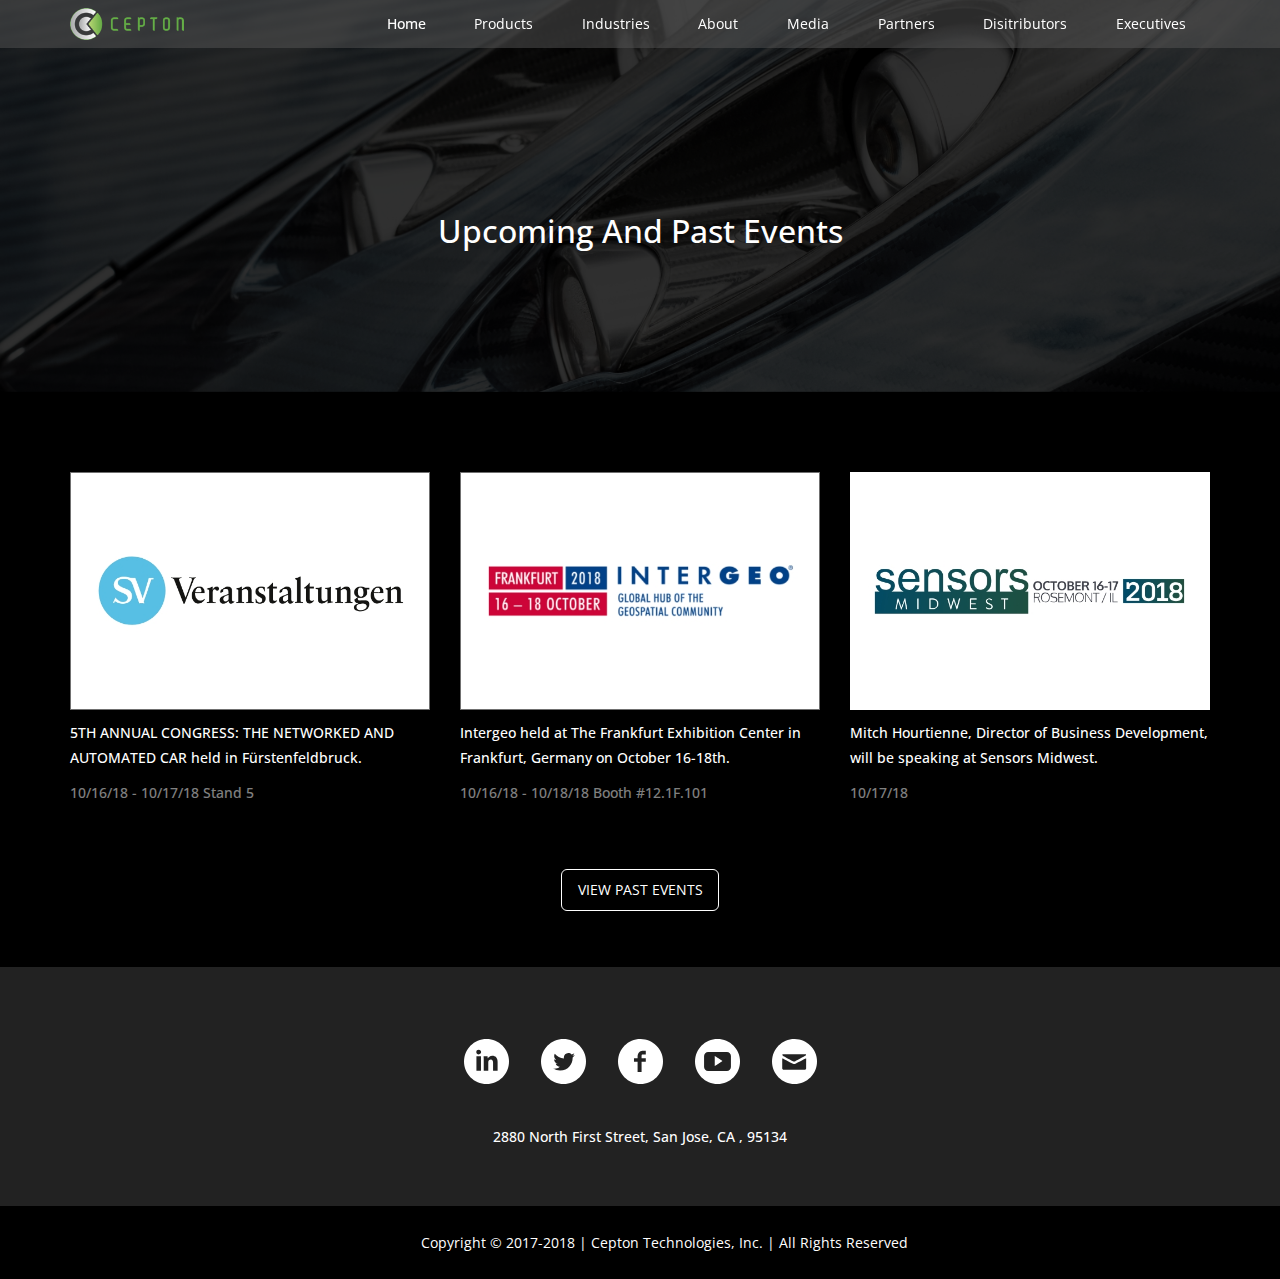
<file: events.html>
<!DOCTYPE html>
<html>
<head>
	<title>Cepton | Events</title>

	<meta http-equiv="Content-type" content="text/html;charset=UTF-8"/>
	<meta name="keywords" content=""/>
	<meta name="generator" content="2.3.50.166"/>
	<meta name="description" content="">

	<!-- open sans font -->
	<link href='http://fonts.googleapis.com/css?family=Open+Sans:300,400,700' rel='stylesheet' type='text/css'>
	<link rel="shortcut icon" href="img/favicon.png"/>
	<!-- Bootstrap css-->
	<meta name="viewport" content="width=device-width, initial-scale=1.0">
	<link href="css/bootstrap.min.css" rel="stylesheet">

	<!-- My css-->
	<link href="css/global.css" rel="stylesheet">
</head>

<body>
	<div class="main_nav">
		<nav class="container">
			<div class="row">
				<div class="col-md-3 col-xs-6 col-sm-6">
					<div class="nav__logo">
						<a href="/"><img src="img/global/logo.png" class="img-responsive" alt="Cepton Logo"></a>						
					</div>
				</div>
				<div class="col-sm-9 hidden-xs hidden-sm">
					<ul class="menu flex-container">
						<li><a href="index.html">Home</a></li>
						<li class="flex-container flex--column ">
							<p class="menu__products btn">Products</p>
							<ul class="flex-container flex--column menu__products__dropdown">
								<li><a href="hr80.html">HR80</a></li>
								<li><a href="sora.html">SORA</a></li>
								<li><a href="vista.html">VISTA</a></li>
							</ul>
						</li>
						<li class="industries btn"><a href="index.html#industries">Industries</a></li>
						<li class="about btn"><a href="index.html#about">About</a></li>
						<li class="flex-container flex--column">
							<p class="menu__media btn">Media</p>
							<ul class="flex-container flex--column menu__media__dropdown">
								<li><a href="events.html">Events</a></li>
								<li><a href="news.html">News</a></li>
							</ul>
						</li>
						<li class="partners btn"><a href="index.html#partners">Partners</a></li>
						<li class="disitributors btn"><a href="index.html#disitributors">Disitributors</a></li>
						<li class="executives btn"><a href="index.html#executives">Executives</a></li>
					</ul>
				</div>
				<div class="col-xs-6 visible-xs visible-sm">
					<div class="btn--nav__menu">
						<img src="img/global/icon-menu.png" class="img-responsive" alt="Menu">
					</div>
					<div class="btn--nav__btn--close">
						<img src="img/global/icon-close.png" class="img-responsive" alt="Close">
					</div>
				</div>
			</div>
		</nav>
	</div>

	<ul class="nav--mobile">
		<li><a href="index.html">Home</a></li>
		<li><p>Products</p>
			<ul class="menu__products--mobile">
				<li><a href="hr80.html">HR80</a></li>
				<li><a href="sora.html">SORA</a></li>
				<li><a href="vista.html">VISTA</a></li>
			</ul>
		</li>
		<li class="industries btn--nav--mobile"><a href="index.html#industries">Industries</a></li>
		<li class="about btn--nav--mobile"><a href="index.html#about">About</a></li>
		<li><p>Media</p>
			<ul class="menu__media--mobile">
				<li><a href="events.html">Events</a></li>
				<li><a href="news.html">News</a></li>
			</ul>
		</li>
		<li class="partners btn--nav--mobile"><a href="index.html#partners">Partners</a></li>
		<li class="disitributors btn--nav--mobile"><a href="index.html#disitributors">Disitributors</a></li>
		<li class="executives btn--nav--mobile"><a href="index.html#executives">Executives</a></li>
	</ul>

	<div class="container-fluid">
		<div class="row">
			<div class="col-md-12">	
				<div class="events__heroContainer padding--section">
					<div class="container padding--section">
						<div class="row margin--element_top">
							<div class="col-md-12">
								<h1 class="txt--xxl text-center">Upcoming And Past Events</h1>
							</div>
						</div>
					</div>
				</div>
			</div>
		</div>
	</div>

	<div class="container padding--section">
		<div class="row">
			<div class="col-md-4 col-sm-6">
				<a href="https://www.sv-veranstaltungen.de/de/seite-nicht-gefunden/">
					<img class="margin--element_top_xs img-responsive" src="img/events/sv@2x.jpg">
					<h3 class="txt--md margin--element_top_xxs">5TH ANNUAL CONGRESS: THE NETWORKED AND AUTOMATED CAR held in Fürstenfeldbruck.</h3>
					<p class="margin--element_top_xxs txt--secondary">10/16/18 - 10/17/18  Stand 5</p>
				</a>
			</div>
			<div class="col-md-4 col-sm-6">
				<a href="https://www.intergeo.de/intergeo-en/">
					<img class="margin--element_top_xs img-responsive" src="img/events/intergeo@2x.jpg">
					<h3 class="txt--md margin--element_top_xxs">Intergeo held at The Frankfurt Exhibition Center in Frankfurt, Germany on October 16-18th. </h3>
					<p class="margin--element_top_xxs txt--secondary">10/16/18 - 10/18/18  Booth #12.1F.101</p>
				</a>
			</div>
			<div class="col-md-4 col-sm-6">
				<a href="https://www.sensorsmidwest.com/speakers">
					<img class="margin--element_top_xs img-responsive" src="img/events/sensors@2x.jpg">
					<h3 class="txt--md margin--element_top_xxs">Mitch Hourtienne, Director of Business Development,  will be speaking at Sensors Midwest.</h3>
					<p class="margin--element_top_xxs txt--secondary">10/17/18</p>
				</a>
			</div>
		</div>
		<div class="row margin--element_top_sm events__btn--pastEvents--view">
			<div class="col-md-12">
				<div class="btn btn--secondary events__btn--pastEvents margin--element_top_xs">VIEW PAST EVENTS</div>
			</div>
		</div>
		<div class="row margin--element_top_sm events__btn--pastEvents--hide">
			<div class="col-md-12">
				<div class="btn btn--secondary events__btn--pastEvents margin--element_top_xs">HIDE PAST EVENTS</div>
			</div>
		</div>
		<div class="row events__pastEvent">
			<div class="col-md-4 col-sm-6">
				<a href="https://www.expouav.com/">
					<img class="margin--element_top_xs img-responsive" src="img/events/uav@2x.jpg">
					<h3 class="txt--md margin--element_top_xxs">Commercial UAV Expo Americas held at the Westgate Las Vegas Resort & Casino.  </h3>
					<p class="margin--element_top_xxs txt--secondary">10/01/18 - 10/03/18  Booth #104</p>
				</a>
			</div>
			<div class="col-md-4 col-sm-6">
				<a href="https://www.auto-ai.eu/">
					<img class="margin--element_top_xs img-responsive" src="img/events/autoai@2x.jpg">
					<h3 class="txt--md margin--element_top_xxs">Mark McCord, Co-Founder and VP of Engineering will be speaking about LiDAR in Autonomous Vehicles.</h3>
					<p class="margin--element_top_xxs txt--secondary">09/23/18 - 09/25/18  Booth #7</p>
				</a>
			</div>
		</div>
	</div>



	<footer class="box box--full_width box--primary">
		<div class="footer__contact__container padding--section">
			<div class="container">
				<div class="row">
					<div class="flex-container footer__contact">
						<a href="https://www.linkedin.com/company/cepton/"><img class="img-responsive" src="img/global/contact/linkedin.png"></a>
						<a href="https://twitter.com/ceptontech"><img class="img-responsive" src="img/global/contact/twitter.png"></a>
						<a href="https://www.facebook.com/ceptontech/"><img class="img-responsive" src="img/global/contact/facebook.png"></a>
						<a href="https://www.youtube.com/channel/UCUgkBZZ1UWWkkXJ5zD6o8QQ"><img class="img-responsive" src="img/global/contact/youtube.png"></a>
						<a href="mailto: contact@cepton.com"><img class="img-responsive" src="img/global/contact/email.png"></a>
					</div>
				</div>
				<div class="row">
					<p class="col-md-12 text-center margin--element_top_xs">2880 North First Street, San Jose, CA , 95134</p>
				</div>
			</div>
		</div>
		<div class="container">
			<div class="row">
					<p class="footer__copyright text-center col-md-12">Copyright © 2017-2018 | Cepton Technologies, Inc. | All Rights Reserved</p>
				</div>
			</div>
		</div>
	</footer>

	<!-- javascripts -->
	<script src="js/jquery.js"></script>
<!-- 	<script src="js/jquery-1.8.2.min.js" type="text/javascript"></script>  -->
	<script src="js/jquery.tap.min.js"></script>
	<script src="js/bootstrap.slider.js"></script>
<!-- 	<script src="js/bootstrap.min.js"></script> -->
	<script src="js/global.js" type="text/javascript"></script> 
	<script>	

	$(".btn--nav__menu").click(function(){
		$(".nav--mobile").css("display", "block");
		$(".btn--nav__btn--close").css("display", "block");
		$(".btn--nav__menu").css("display", "none");
	});

	$(".btn--nav__btn--close").click(function(){
		$(".nav--mobile").css("display", "none");
		$(".btn--nav__btn--close").css("display", "none");
		$(".btn--nav__menu").css("display", "block");
	});

	$(".btn--nav--mobile").click(function(){
		$(".nav--mobile").css("display", "none");
		$(".btn--nav__btn--close").css("display", "none");
		$(".btn--nav__menu").css("display", "block");
	});

	$(".events__btn--pastEvents--view").click(function(){
		$(".events__pastEvent").css("display", "block");
		$(".events__btn--pastEvents--hide").css("display", "block");
		$(".events__btn--pastEvents--view").css("display", "none");
	});

	$(".events__btn--pastEvents--hide").click(function(){
		$(".events__pastEvent").css("display", "none");
		$(".events__btn--pastEvents--view").css("display", "block");
		$(".events__btn--pastEvents--hide").css("display", "none");
	});
	</script>

</body>
</html>
</file>
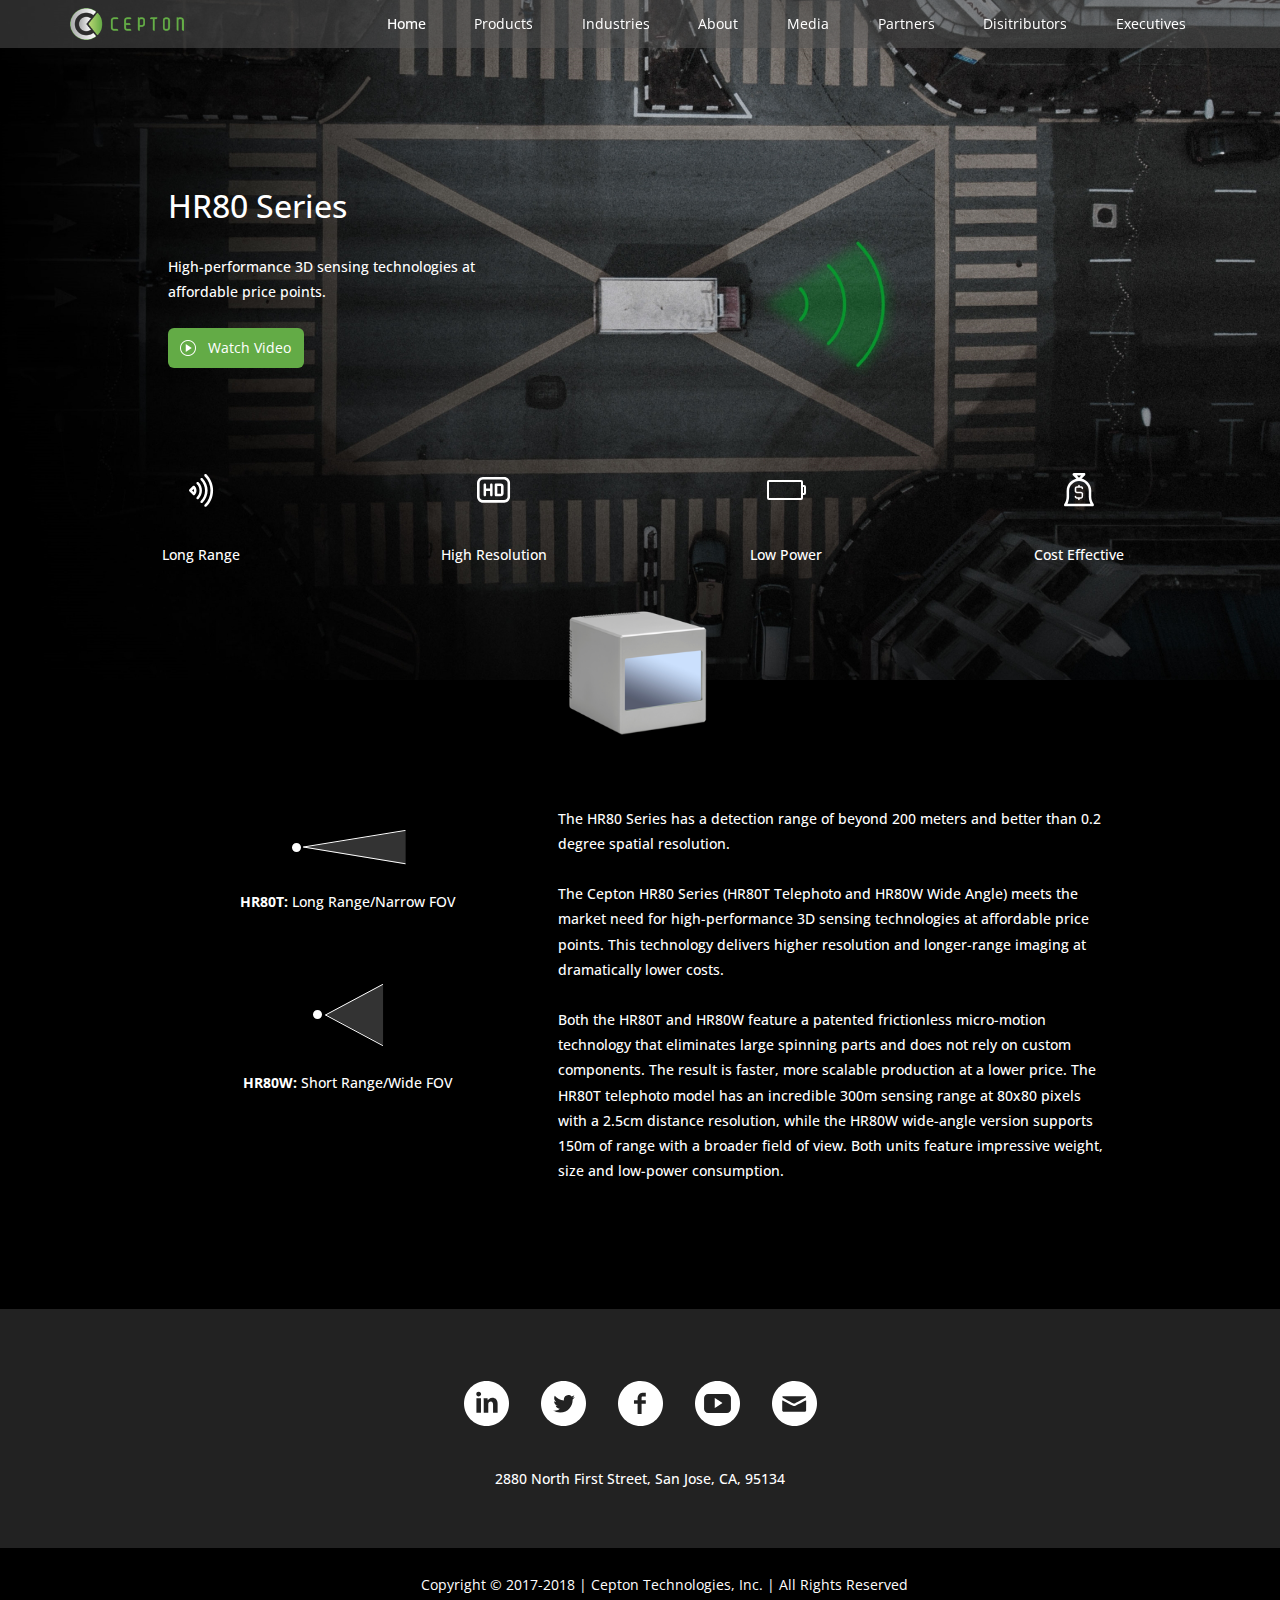
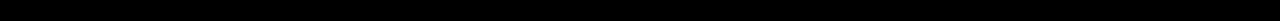
<file: hr80.html>
<!DOCTYPE html>
<html>
<head>
	<title>Cepton | HR80</title>

	<meta http-equiv="Content-type" content="text/html;charset=UTF-8"/>
	<meta name="keywords" content=""/>
	<meta name="generator" content="2.3.50.166"/>
	<meta name="description" content="">

	<!-- open sans font -->
	<link href='http://fonts.googleapis.com/css?family=Open+Sans:300,400,700' rel='stylesheet' type='text/css'>
	<link rel="shortcut icon" href="img/favicon.png"/>
	<!-- Bootstrap css-->
	<meta name="viewport" content="width=device-width, initial-scale=1.0">
	<link href="css/bootstrap.min.css" rel="stylesheet">

	<!-- My css-->
	<link href="css/global.css" rel="stylesheet">
</head>

<body>
	<div class="main_nav">
		<nav class="container">
			<div class="row">
				<div class="col-md-3 col-xs-6 col-sm-6">
					<div class="nav__logo">
						<a href="/"><img src="img/global/logo.png" class="img-responsive" alt="Cepton Logo"></a>						
					</div>
				</div>
				<div class="col-sm-9 hidden-xs hidden-sm">
					<ul class="menu flex-container">
						<li><a href="index.html">Home</a></li>
						<li class="flex-container flex--column ">
							<p class="menu__products btn">Products</p>
							<ul class="flex-container flex--column menu__products__dropdown">
								<li><a href="hr80.html">HR80</a></li>
								<li><a href="sora.html">SORA</a></li>
								<li><a href="vista.html">VISTA</a></li>
							</ul>
						</li>
						<li class="industries btn"><a href="index.html#industries">Industries</a></li>
						<li class="about btn"><a href="index.html#about">About</a></li>
						<li class="flex-container flex--column">
							<p class="menu__media btn">Media</p>
							<ul class="flex-container flex--column menu__media__dropdown">
								<li><a href="events.html">Events</a></li>
								<li><a href="news.html">News</a></li>
							</ul>
						</li>
						<li class="partners btn"><a href="index.html#partners">Partners</a></li>
						<li class="disitributors btn"><a href="index.html#disitributors">Disitributors</a></li>
						<li class="executives btn"><a href="index.html#executives">Executives</a></li>
					</ul>
				</div>
				<div class="col-xs-6 visible-xs visible-sm">
					<div class="btn--nav__menu">
						<img src="img/global/icon-menu.png" class="img-responsive" alt="Menu">
					</div>
					<div class="btn--nav__btn--close">
						<img src="img/global/icon-close.png" class="img-responsive" alt="Close">
					</div>
				</div>
			</div>
		</nav>
	</div>

	<ul class="nav--mobile">
		<li><a href="index.html">Home</a></li>
		<li><p>Products</p>
			<ul class="menu__products--mobile">
				<li><a href="hr80.html">HR80</a></li>
				<li><a href="sora.html">SORA</a></li>
				<li><a href="vista.html">VISTA</a></li>
			</ul>
		</li>
		<li class="industries btn--nav--mobile"><a href="index.html#industries">Industries</a></li>
		<li class="about btn--nav--mobile"><a href="index.html#about">About</a></li>
		<li><p>Media</p>
			<ul class="menu__media--mobile">
				<li><a href="events.html">Events</a></li>
				<li><a href="news.html">News</a></li>
			</ul>
		</li>
		<li class="partners btn--nav--mobile"><a href="index.html#partners">Partners</a></li>
		<li class="disitributors btn--nav--mobile"><a href="index.html#disitributors">Disitributors</a></li>
		<li class="executives btn--nav--mobile"><a href="index.html#executives">Executives</a></li>
	</ul>

	<div class="container-fluid">
		<div class="row">
			<div class="col-md-12">	
				<div class="products__hr80__heroContainer padding--section">
					<div class="container padding--section">
						<div class="row margin--element_top">
							<div class="col-sm-4 col-sm-offset-1">
								<h1 class="txt--xxl ">HR80 Series</h1>
								<p class="margin--element_top_xs">High-performance 3D sensing technologies at affordable price points.</p>
								<div class="btn btn--highlight flex-container products__btn--watch products__btn--watch--hr80 margin--element_top_xs">
									<img src="img/products/icon-play@2x.png"> <p>Watch Video</p> 
								</div>
							</div>
						</div>
						<div class="row margin--element_top">
							<div class="col-sm-3 col-xs-6">
								<div class="flex-container home__products--container">
									<img class="margin--element_top_xs" src="img/products/range.png">
									<h3 class="margin--element_top_xs txt--md">Long Range</h3>
								</div>
							</div>
							<div class="col-sm-3 col-xs-6">
								<div class="flex-container home__products--container">
									<img class="margin--element_top_xs" src="img/products/hd.png">
									<h3 class="margin--element_top_xs txt--md">High Resolution</h3>
								</div>
							</div>
							<div class="col-sm-3 col-xs-6">
								<div class="flex-container home__products--container">
									<img class="margin--element_top_xs" src="img/products/battery.png">
									<h3 class="margin--element_top_xs txt--md">Low Power</h3>
								</div>
							</div>
							<div class="col-sm-3 col-xs-6">
								<div class="flex-container home__products--container">
									<img class="margin--element_top_xs" src="img/products/cost.png">
									<h3 class="margin--element_top_xs txt--md">Cost Effective</h3>
								</div>
							</div>
						</div>

						<img class="margin--element_top_xs products__hr80__productImg" src="img/home/hr80.png">

					</div>
				</div>
			</div>
		</div>
	</div>

	<div class="products__video">
		<div class="flex-container flex--column products__video__container">
			<div class="btn--video-close pull-right btn"><img src="img/global/icon-close.png" class="img-responsive" alt="Close"></div>
			<iframe src="https://player.vimeo.com/video/239040032" frameborder="0" webkitallowfullscreen mozallowfullscreen allowfullscreen></iframe>
		</div>
	</div>

	<div class="container padding--section margin--element_top">
		<div class="row">
			<div class="visible-xs visible-sm"></br></div>
			<div class="visible-xs"></br></br></br></div>
			<div class="col-md-4 col-md-offset-1 col-sm-4">
				<div class="flex-container flex--verticalAlign">
					<img class="margin--element_top_xs" src="img/products/hr80t.png">
					<p class="margin--element_top_xs"><span class="txt--bold">HR80T:</span> Long Range/Narrow FOV</p>
					<img class="margin--element_top" src="img/products/hr80w.png">
					<p class="margin--element_top_xs"><span class="txt--bold">HR80W:</span> Short Range/Wide FOV</p>
				</div>
			</div>
			<div class="col-md-6 col-sm-8">
				<div class="visible-xs"></br></br></div>
				<p>The HR80 Series has a detection range of beyond 200 meters and better than 0.2 degree spatial resolution. </br></br>

The Cepton HR80 Series (HR80T Telephoto and HR80W Wide Angle) meets the market need for high-performance 3D sensing technologies at affordable price points. This technology delivers higher resolution and longer-range imaging at dramatically lower costs.</br></br>

Both the HR80T and HR80W feature a patented frictionless micro-motion technology that eliminates large spinning parts and does not rely on custom components. The result is faster, more scalable production at a lower price. The HR80T telephoto model has an incredible 300m sensing range at 80x80 pixels with a 2.5cm distance resolution, while the HR80W wide-angle version supports 150m of range with a broader field of view. Both units feature impressive weight, size and low-power consumption.
</p>
			</div>
		</div>
	</div>


	<footer class="box box--full_width box--primary margin--element_top">
		<div class="footer__contact__container padding--section">
			<div class="container">
				<div class="row">
					<div class="flex-container footer__contact">
						<a href="https://www.linkedin.com/company/cepton/"><img class="img-responsive" src="img/global/contact/linkedin.png"></a>
						<a href="https://twitter.com/ceptontech"><img class="img-responsive" src="img/global/contact/twitter.png"></a>
						<a href="https://www.facebook.com/ceptontech/"><img class="img-responsive" src="img/global/contact/facebook.png"></a>
						<a href="https://www.youtube.com/channel/UCUgkBZZ1UWWkkXJ5zD6o8QQ"><img class="img-responsive" src="img/global/contact/youtube.png"></a>
						<a href="mailto: contact@cepton.com"><img class="img-responsive" src="img/global/contact/email.png"></a>
					</div>
				</div>
				<div class="row">
					<p class="col-md-12 text-center margin--element_top_xs">2880 North First Street, San Jose, CA, 95134</p>
				</div>
			</div>
		</div>
		<div class="container">
			<div class="row">
					<p class="footer__copyright text-center col-md-12">Copyright © 2017-2018 | Cepton Technologies, Inc. | All Rights Reserved</p>
				</div>
			</div>
		</div>
	</footer>

	<!-- javascripts -->
	<script src="js/jquery.js"></script>
<!-- 	<script src="js/jquery-1.8.2.min.js" type="text/javascript"></script>  -->
	<script src="js/jquery.tap.min.js"></script>
	<script src="js/bootstrap.slider.js"></script>
<!-- 	<script src="js/bootstrap.min.js"></script> -->
	<script src="js/global.js" type="text/javascript"></script> 
	
	<script>	

	$(".btn--nav__menu").click(function(){
		$(".nav--mobile").css("display", "block");
		$(".btn--nav__btn--close").css("display", "block");
		$(".btn--nav__menu").css("display", "none");
	});

	$(".btn--nav__btn--close").click(function(){
		$(".nav--mobile").css("display", "none");
		$(".btn--nav__btn--close").css("display", "none");
		$(".btn--nav__menu").css("display", "block");
	});

	$(".btn--nav--mobile").click(function(){
		$(".nav--mobile").css("display", "none");
		$(".btn--nav__btn--close").css("display", "none");
		$(".btn--nav__menu").css("display", "block");
	});


	$(".btn--video-close").click(function(){
		$(".products__video").css("display", "none");
	});


	if ($(window).width() < 576) {
	    $(".products__btn--watch").click(function(){
			window.open('https://vimeo.com/239040032', '_blank');
		});
	}else {
	   	$(".products__btn--watch").click(function(){
			$(".products__video").css("display", "block");
		});
	}

	
	</script>
</body>
</html>
</file>
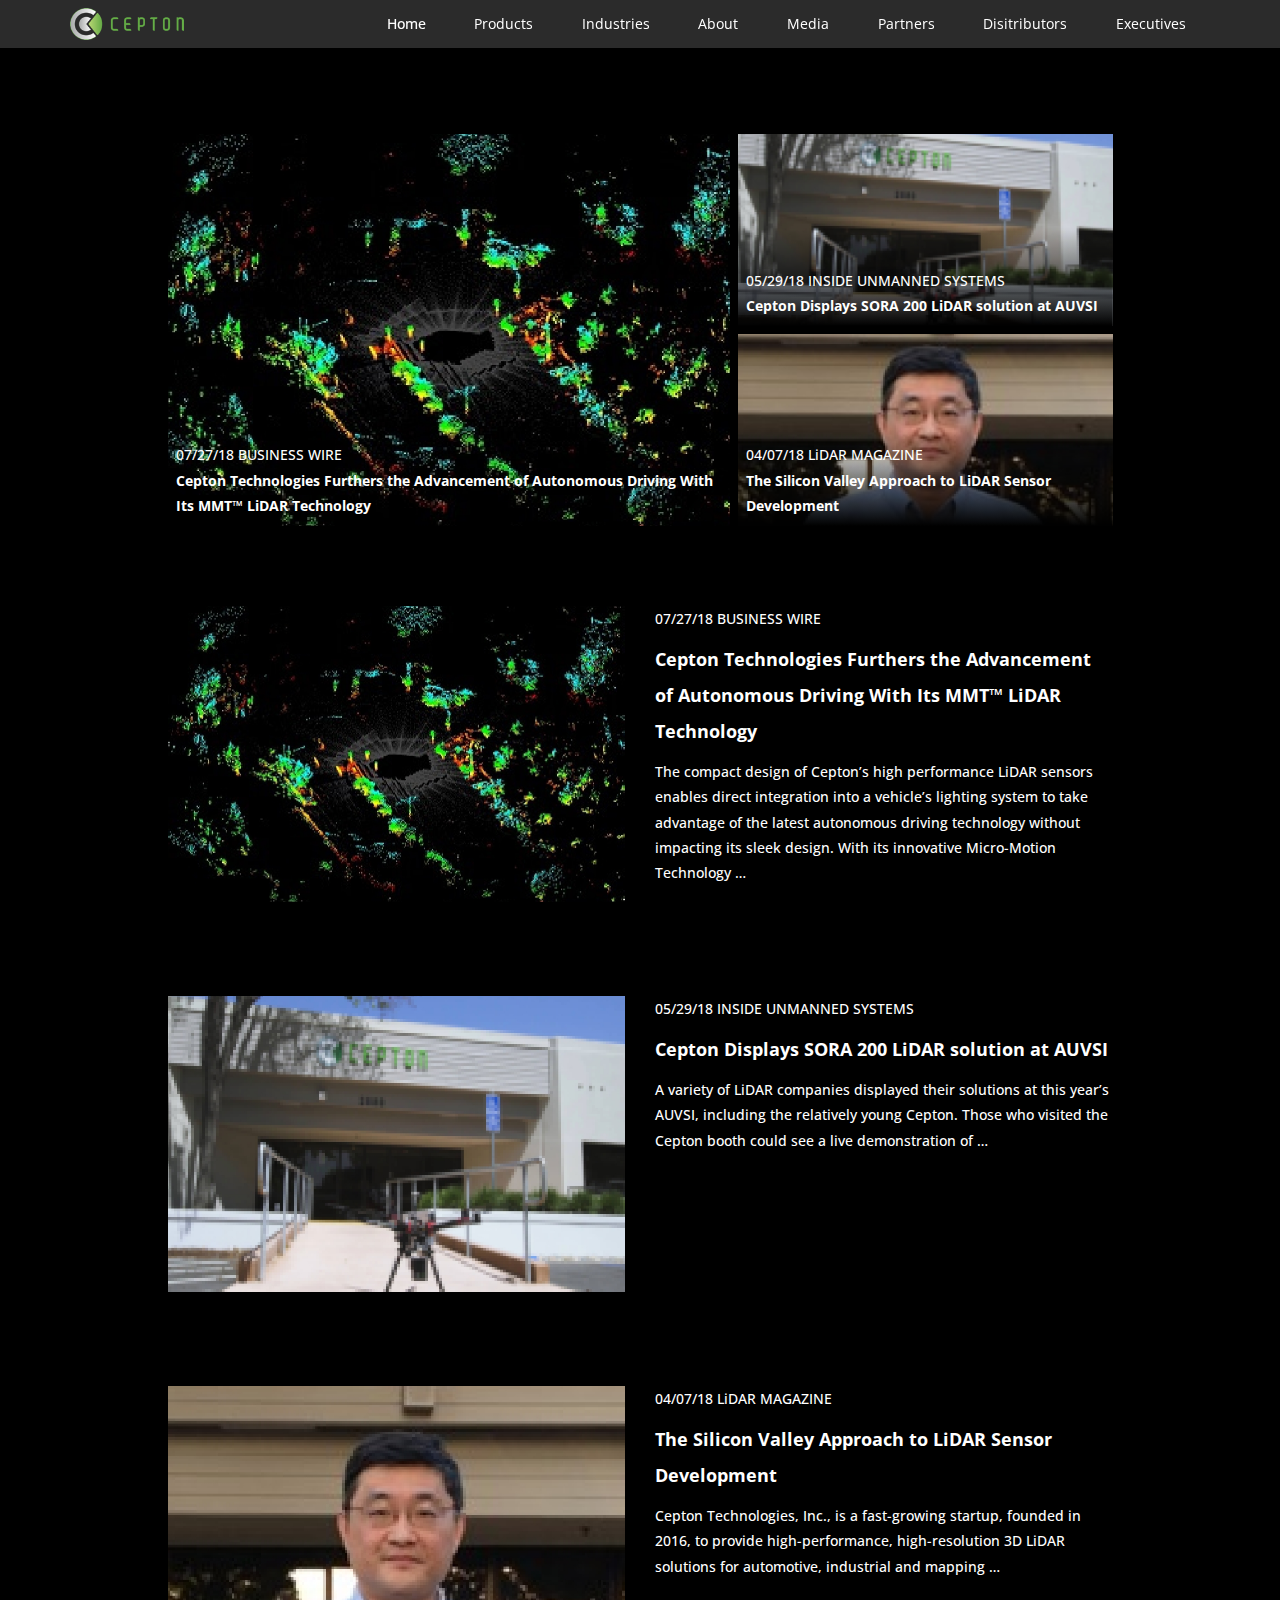
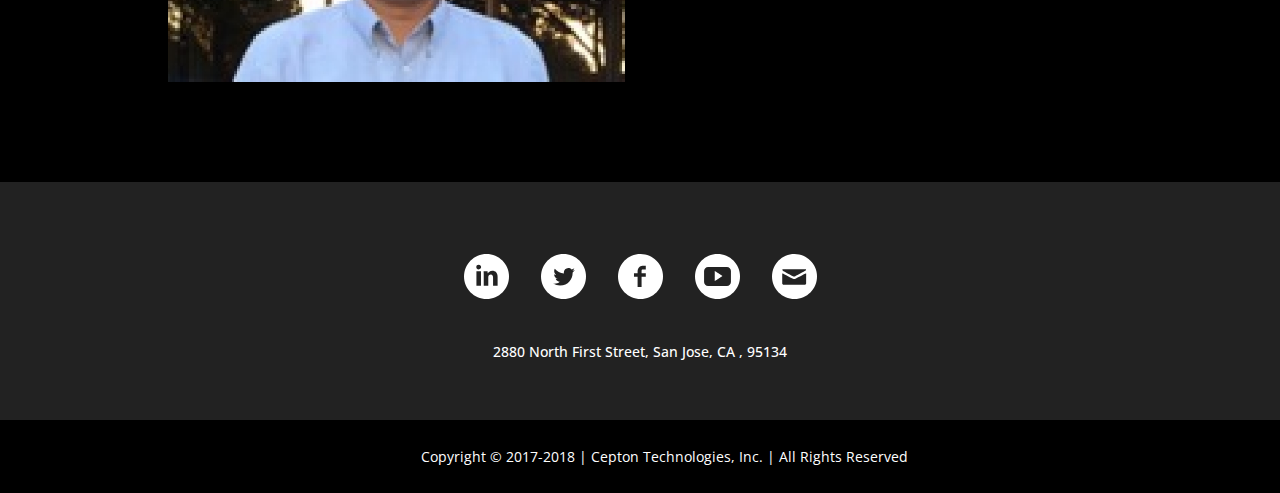
<file: news.html>
<!DOCTYPE html>
<html>
<head>
	<title>Cepton | News</title>

	<meta http-equiv="Content-type" content="text/html;charset=UTF-8"/>
	<meta name="keywords" content=""/>
	<meta name="generator" content="2.3.50.166"/>
	<meta name="description" content="">

	<!-- open sans font -->
	<link href='http://fonts.googleapis.com/css?family=Open+Sans:300,400,700' rel='stylesheet' type='text/css'>
	<link rel="shortcut icon" href="img/favicon.png"/>
	<!-- Bootstrap css-->
	<meta name="viewport" content="width=device-width, initial-scale=1.0">
	<link href="css/bootstrap.min.css" rel="stylesheet">

	<!-- My css-->
	<link href="css/global.css" rel="stylesheet">
</head>

<body>
	<div class="main_nav">
		<nav class="container">
			<div class="row">
				<div class="col-md-3 col-xs-6 col-sm-6">
					<div class="nav__logo">
						<a href="/"><img src="img/global/logo.png" class="img-responsive" alt="Cepton Logo"></a>						
					</div>
				</div>
				<div class="col-sm-9 hidden-xs hidden-sm">
					<ul class="menu flex-container">
						<li><a href="index.html">Home</a></li>
						<li class="flex-container flex--column ">
							<p class="menu__products btn">Products</p>
							<ul class="flex-container flex--column menu__products__dropdown">
								<li><a href="hr80.html">HR80</a></li>
								<li><a href="sora.html">SORA</a></li>
								<li><a href="vista.html">VISTA</a></li>
							</ul>
						</li>
						<li class="industries btn"><a href="index.html#industries">Industries</a></li>
						<li class="about btn"><a href="index.html#about">About</a></li>
						<li class="flex-container flex--column">
							<p class="menu__media btn">Media</p>
							<ul class="flex-container flex--column menu__media__dropdown">
								<li><a href="events.html">Events</a></li>
								<li><a href="news.html">News</a></li>
							</ul>
						</li>
						<li class="partners btn"><a href="index.html#partners">Partners</a></li>
						<li class="disitributors btn"><a href="index.html#disitributors">Disitributors</a></li>
						<li class="executives btn"><a href="index.html#executives">Executives</a></li>
					</ul>
				</div>
				<div class="col-xs-6 visible-xs visible-sm">
					<div class="btn--nav__menu">
						<img src="img/global/icon-menu.png" class="img-responsive" alt="Menu">
					</div>
					<div class="btn--nav__btn--close">
						<img src="img/global/icon-close.png" class="img-responsive" alt="Close">
					</div>
				</div>
			</div>
		</nav>
	</div>

	<ul class="nav--mobile">
		<li><a href="index.html">Home</a></li>
		<li><p>Products</p>
			<ul class="menu__products--mobile">
				<li><a href="hr80.html">HR80</a></li>
				<li><a href="sora.html">SORA</a></li>
				<li><a href="vista.html">VISTA</a></li>
			</ul>
		</li>
		<li class="industries btn--nav--mobile"><a href="index.html#industries">Industries</a></li>
		<li class="about btn--nav--mobile"><a href="index.html#about">About</a></li>
		<li><p>Media</p>
			<ul class="menu__media--mobile">
				<li><a href="events.html">Events</a></li>
				<li><a href="news.html">News</a></li>
			</ul>
		</li>
		<li class="partners btn--nav--mobile"><a href="index.html#partners">Partners</a></li>
		<li class="disitributors btn--nav--mobile"><a href="index.html#disitributors">Disitributors</a></li>
		<li class="executives btn--nav--mobile"><a href="index.html#executives">Executives</a></li>
	</ul>

	<div class="container padding--section">
<!-- 		<div class="row">
			<div class="col-md-12">
				<h2 class="txt--xxl text-center margin--element_top">Featured News</h2>
			</div>
		</div> -->
		<div class="row margin--element_top">
			<div class="col-md-10 col-md-offset-1">
				<div class="flex-container news__featured__container">
					<a href="https://www.businesswire.com/news/home/20180727005494/en/Cepton-Technologies-Furthers-Advancement-Autonomous-Driving-MMTTM" class="box-backgroundImg news__featured__main flex-container" style="background-image: url(img/news/072718@2x.jpg), linear-gradient(#fff 25%, #000);">
						<p>07/27/18 BUSINESS WIRE</p>
						<h2 class="txt--md txt--bold">Cepton Technologies Furthers the Advancement of Autonomous Driving With Its MMT™ LiDAR Technology</h2>
					</a>
					<div class="news__featured__secondary__container flex-container">
						<a href="http://insideunmannedsystems.com/cepton-displays-sora-200-lidar-solution-at-auvsi/" class="box-backgroundImg news__featured__secondary box--full_width flex-container" style="background-image: url(img/news/052918@2x.jpg), linear-gradient(#fff 50%, #000);">
							<p>05/29/18 INSIDE UNMANNED SYSTEMS</p>
							<h2 class="txt--md news__featured__txt txt--bold">Cepton Displays SORA 200 LiDAR solution at AUVSI</h2>
						</a>
						<a href="http://lidarmag.com/wp-content/uploads/PDF/LIDARMagazine_Walker-CeptonTechnolgies_Vol8No2.pdf" class="box-backgroundImg news__featured__secondary box--full_width flex-container" style="background-image: url(img/news/040718@2x.jpg), linear-gradient(#fff 50%, #000);">
							<p>04/07/18 LiDAR MAGAZINE</p>
							<h2 class="txt--md news__featured__txt txt--bold">The Silicon Valley Approach to LiDAR Sensor Development</h2>
						</a>
					</div> 
				</div>
			</div>	
		</div>
	</div>

	<div class="container">
		<div class="row">
			<div class="visible-sm"></br></div>
			<a href="https://www.businesswire.com/news/home/20180727005494/en/Cepton-Technologies-Furthers-Advancement-Autonomous-Driving-MMTTM">
				<div class="col-md-5 col-md-offset-1 col-sm-5 margin--element_top_xs">
					<img class="img-responsive" src="img/news/072718@2x.jpg">
				</div>
				<div class="col-md-5 col-sm-7 margin--element_top_xs">
					<p class="">07/27/18 BUSINESS WIRE</p>
					<h3 class="txt--lg txt--bold margin--element_top_xxs">Cepton Technologies Furthers the Advancement of Autonomous Driving With Its MMT™ LiDAR Technology</h3>
					<p class="margin--element_top_xxs">The compact design of Cepton’s high performance LiDAR sensors enables direct integration into a vehicle’s lighting system to take advantage of the latest autonomous driving technology without impacting its sleek design. With its innovative Micro-Motion Technology …</p>
				</div>
			</a>
		</div>

		<div class="row margin--element_top">
			<div class="visible-sm"></br></div>
			<a href="http://insideunmannedsystems.com/cepton-displays-sora-200-lidar-solution-at-auvsi/">
				<div class="col-md-5 col-md-offset-1 col-sm-5 margin--element_top_xs">
					<img class="img-responsive" src="img/news/052918@2x.jpg">
				</div>
				<div class="col-md-5 col-sm-7 margin--element_top_xs">
					<p class="">05/29/18 INSIDE UNMANNED SYSTEMS</p>
					<h3 class="txt--lg txt--bold margin--element_top_xxs">Cepton Displays SORA 200 LiDAR solution at AUVSI</h3>
					<p class="margin--element_top_xxs">A variety of LiDAR companies displayed their solutions at this year’s AUVSI, including the relatively young Cepton. Those who visited the Cepton booth could see a live demonstration of …</p>
				</div>
			</a>
		</div>

		<div class="row margin--element_top">
			<div class="visible-sm"></br></div>
			<a href="http://lidarmag.com/wp-content/uploads/PDF/LIDARMagazine_Walker-CeptonTechnolgies_Vol8No2.pdf">
				<div class="col-md-5 col-md-offset-1 col-sm-5 margin--element_top_xs">
					<img class="img-responsive" src="img/news/040718@2x.jpg">
				</div>
				<div class="col-md-5 col-sm-7 margin--element_top_xs">
					<p class="">04/07/18 LiDAR MAGAZINE</p>
					<h3 class="txt--lg txt--bold margin--element_top_xxs">The Silicon Valley Approach to LiDAR Sensor Development</h3>
					<p class="margin--element_top_xxs">Cepton Technologies, Inc., is a fast-growing startup, founded in 2016, to provide high-performance, high-resolution 3D LiDAR solutions for automotive, industrial and mapping …</p>
				</div>
			</a>
		</div>
	</div>



	<footer class="box box--full_width box--primary margin--element_top_lg">
		<div class="footer__contact__container padding--section">
			<div class="container">
				<div class="row">
					<div class="flex-container footer__contact">
						<a href="https://www.linkedin.com/company/cepton/"><img class="img-responsive" src="img/global/contact/linkedin.png"></a>
						<a href="https://twitter.com/ceptontech"><img class="img-responsive" src="img/global/contact/twitter.png"></a>
						<a href="https://www.facebook.com/ceptontech/"><img class="img-responsive" src="img/global/contact/facebook.png"></a>
						<a href="https://www.youtube.com/channel/UCUgkBZZ1UWWkkXJ5zD6o8QQ"><img class="img-responsive" src="img/global/contact/youtube.png"></a>
						<a href="mailto: contact@cepton.com"><img class="img-responsive" src="img/global/contact/email.png"></a>
					</div>
				</div>
				<div class="row">
					<p class="col-md-12 text-center margin--element_top_xs">2880 North First Street, San Jose, CA , 95134</p>
				</div>
			</div>
		</div>
		<div class="container">
			<div class="row">
					<p class="footer__copyright text-center col-md-12">Copyright © 2017-2018 | Cepton Technologies, Inc. | All Rights Reserved</p>
				</div>
			</div>
		</div>
	</footer>

	<!-- javascripts -->
	<script src="js/jquery.js"></script>
<!-- 	<script src="js/jquery-1.8.2.min.js" type="text/javascript"></script>  -->
	<script src="js/jquery.tap.min.js"></script>
	<script src="js/bootstrap.slider.js"></script>
<!-- 	<script src="js/bootstrap.min.js"></script> -->
	<script src="js/global.js" type="text/javascript"></script> 
	<script>	

	$(".btn--nav__menu").click(function(){
		$(".nav--mobile").css("display", "block");
		$(".btn--nav__btn--close").css("display", "block");
		$(".btn--nav__menu").css("display", "none");
	});

	$(".btn--nav__btn--close").click(function(){
		$(".nav--mobile").css("display", "none");
		$(".btn--nav__btn--close").css("display", "none");
		$(".btn--nav__menu").css("display", "block");
	});

	$(".btn--nav--mobile").click(function(){
		$(".nav--mobile").css("display", "none");
		$(".btn--nav__btn--close").css("display", "none");
		$(".btn--nav__menu").css("display", "block");
	});
	</script>
</body>
</html>
</file>
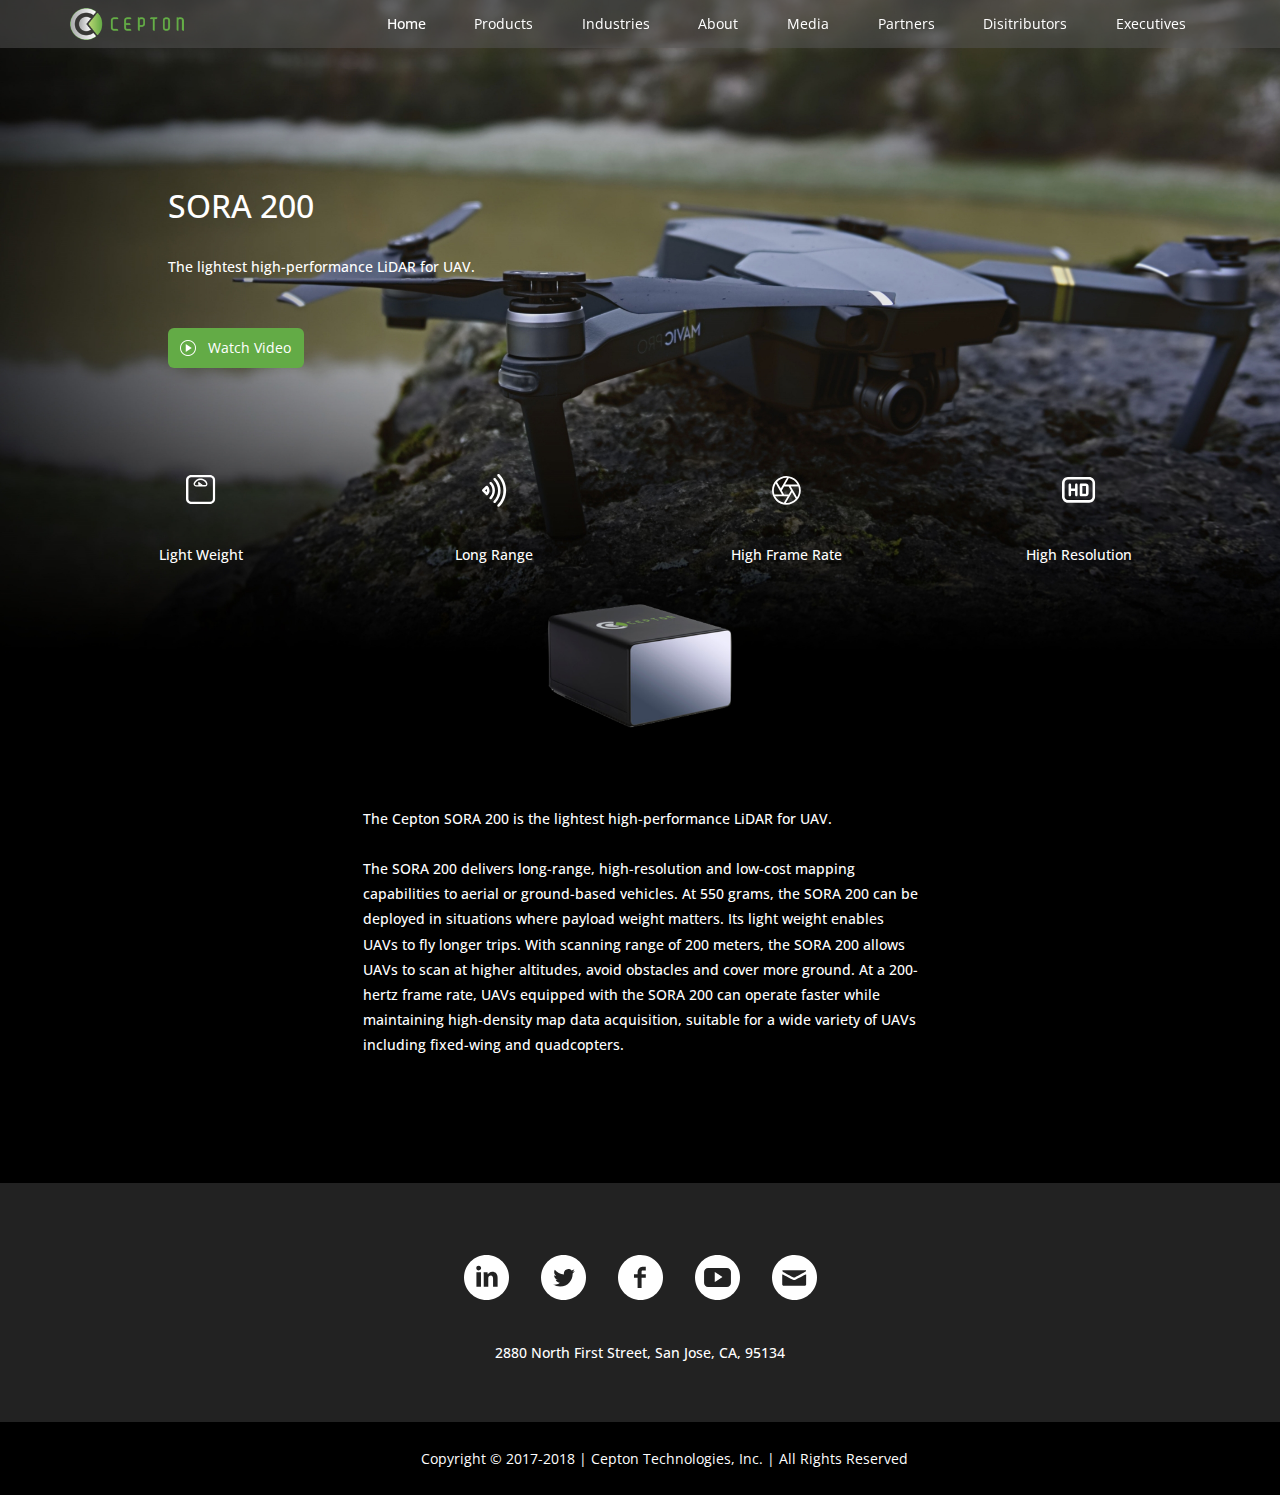
<file: sora.html>
<!DOCTYPE html>
<html>
<head>
	<title>Cepton | SORA</title>

	<meta http-equiv="Content-type" content="text/html;charset=UTF-8"/>
	<meta name="keywords" content=""/>
	<meta name="generator" content="2.3.50.166"/>
	<meta name="description" content="">

	<!-- open sans font -->
	<link href='http://fonts.googleapis.com/css?family=Open+Sans:300,400,700' rel='stylesheet' type='text/css'>
	<link rel="shortcut icon" href="img/favicon.png"/>
	<!-- Bootstrap css-->
	<meta name="viewport" content="width=device-width, initial-scale=1.0">
	<link href="css/bootstrap.min.css" rel="stylesheet">

	<!-- My css-->
	<link href="css/global.css" rel="stylesheet">
</head>

<body>
	<div class="main_nav">
		<nav class="container">
			<div class="row">
				<div class="col-md-3 col-xs-6 col-sm-6">
					<div class="nav__logo">
						<a href="/"><img src="img/global/logo.png" class="img-responsive" alt="Cepton Logo"></a>						
					</div>
				</div>
				<div class="col-sm-9 hidden-xs hidden-sm">
					<ul class="menu flex-container">
						<li><a href="index.html">Home</a></li>
						<li class="flex-container flex--column ">
							<p class="menu__products btn">Products</p>
							<ul class="flex-container flex--column menu__products__dropdown">
								<li><a href="hr80.html">HR80</a></li>
								<li><a href="sora.html">SORA</a></li>
								<li><a href="vista.html">VISTA</a></li>
							</ul>
						</li>
						<li class="industries btn"><a href="index.html#industries">Industries</a></li>
						<li class="about btn"><a href="index.html#about">About</a></li>
						<li class="flex-container flex--column">
							<p class="menu__media btn">Media</p>
							<ul class="flex-container flex--column menu__media__dropdown">
								<li><a href="events.html">Events</a></li>
								<li><a href="news.html">News</a></li>
							</ul>
						</li>
						<li class="partners btn"><a href="index.html#partners">Partners</a></li>
						<li class="disitributors btn"><a href="index.html#disitributors">Disitributors</a></li>
						<li class="executives btn"><a href="index.html#executives">Executives</a></li>
					</ul>
				</div>
				<div class="col-xs-6 visible-xs visible-sm">
					<div class="btn--nav__menu">
						<img src="img/global/icon-menu.png" class="img-responsive" alt="Menu">
					</div>
					<div class="btn--nav__btn--close">
						<img src="img/global/icon-close.png" class="img-responsive" alt="Close">
					</div>
				</div>
			</div>
		</nav>
	</div>

	<ul class="nav--mobile">
		<li><a href="index.html">Home</a></li>
		<li><p>Products</p>
			<ul class="menu__products--mobile">
				<li><a href="hr80.html">HR80</a></li>
				<li><a href="sora.html">SORA</a></li>
				<li><a href="vista.html">VISTA</a></li>
			</ul>
		</li>
		<li class="industries btn--nav--mobile"><a href="index.html#industries">Industries</a></li>
		<li class="about btn--nav--mobile"><a href="index.html#about">About</a></li>
		<li><p>Media</p>
			<ul class="menu__media--mobile">
				<li><a href="events.html">Events</a></li>
				<li><a href="news.html">News</a></li>
			</ul>
		</li>
		<li class="partners btn--nav--mobile"><a href="index.html#partners">Partners</a></li>
		<li class="disitributors btn--nav--mobile"><a href="index.html#disitributors">Disitributors</a></li>
		<li class="executives btn--nav--mobile"><a href="index.html#executives">Executives</a></li>
	</ul>

	<div class="container-fluid">
		<div class="row">
			<div class="col-md-12">	
				<div class="products__sora__heroContainer padding--section">
					<div class="container padding--section">
						<div class="row margin--element_top">
							<div class="col-sm-4 col-sm-offset-1">
								<h1 class="txt--xxl ">SORA 200</h1>
								<p class="margin--element_top_xs">The lightest high-performance LiDAR for UAV.</br></br></p>
								<div class="btn btn--highlight flex-container products__btn--watch products__btn--watch--hr80 margin--element_top_xs">
									<img src="img/products/icon-play@2x.png"> <p>Watch Video</p> 
								</div>
							</div>
						</div>
						<div class="row margin--element_top">
							<div class="col-md-12">
								<div class="row">
									<div class="col-sm-3 col-xs-6">
										<div class="flex-container home__products--container">
											<img class="margin--element_top_xs" src="img/products/weight.png">
											<h3 class="margin--element_top_xs txt--md">Light Weight</h3>
										</div>
									</div>
									<div class="col-sm-3 col-xs-6">
										<div class="flex-container home__products--container">
											<img class="margin--element_top_xs" src="img/products/range.png">
											<h3 class="margin--element_top_xs txt--md">Long Range</h3>
										</div>
									</div>
									<div class="col-sm-3 col-xs-6">
										<div class="flex-container home__products--container">
											<img class="margin--element_top_xs" src="img/products/frame.png">
											<h3 class="margin--element_top_xs txt--md">High Frame Rate</h3>
										</div>
									</div>
									<div class="col-sm-3 col-xs-6">
										<div class="flex-container home__products--container">
											<img class="margin--element_top_xs" src="img/products/hd.png">
											<h3 class="margin--element_top_xs txt--md">High Resolution</h3>
										</div>
									</div>
								</div>
							</div>
						</div>

						<img class="margin--element_top_xs products__hr80__productImg" src="img/home/sora.png">

					</div>
				</div>
			</div>
		</div>
	</div>

	<div class="products__video">
		<div class="flex-container flex--column products__video__container">
			<div class="btn--video-close pull-right btn"><img src="img/global/icon-close.png" class="img-responsive" alt="Close"></div>
			<iframe src="https://player.vimeo.com/video/266939936" frameborder="0" webkitallowfullscreen mozallowfullscreen allowfullscreen></iframe>
		</div>
	</div>

	<div class="container padding--section margin--element_top">
		<div class="row">
			<div class="visible-xs visible-sm"></br></div>
			<div class="visible-xs"></br></br></br></div>
			<div class="col-md-6 col-md-offset-3 col-sm-10 col-sm-offset-1">
				<div class="visible-xs"></br></br></div>
				<p>The Cepton SORA 200 is the lightest high-performance LiDAR for UAV.</br></br>

The SORA 200 delivers long-range, high-resolution and low-cost mapping capabilities to aerial or ground-based vehicles. At 550 grams, the SORA 200 can be deployed in situations where payload weight matters. Its light weight enables UAVs to fly longer trips. With scanning range of 200 meters, the SORA 200 allows UAVs to scan at higher altitudes, avoid obstacles and cover more ground. At a 200-hertz frame rate, UAVs equipped with the SORA 200 can operate faster while maintaining high-density map data acquisition, suitable for a wide variety of UAVs including fixed-wing and quadcopters.</p>
			</div>
		</div>
	</div>


	<footer class="box box--full_width box--primary margin--element_top">
		<div class="footer__contact__container padding--section">
			<div class="container">
				<div class="row">
					<div class="flex-container footer__contact">
						<a href="https://www.linkedin.com/company/cepton/"><img class="img-responsive" src="img/global/contact/linkedin.png"></a>
						<a href="https://twitter.com/ceptontech"><img class="img-responsive" src="img/global/contact/twitter.png"></a>
						<a href="https://www.facebook.com/ceptontech/"><img class="img-responsive" src="img/global/contact/facebook.png"></a>
						<a href="https://www.youtube.com/channel/UCUgkBZZ1UWWkkXJ5zD6o8QQ"><img class="img-responsive" src="img/global/contact/youtube.png"></a>
						<a href="mailto: contact@cepton.com"><img class="img-responsive" src="img/global/contact/email.png"></a>
					</div>
				</div>
				<div class="row">
					<p class="col-md-12 text-center margin--element_top_xs">2880 North First Street, San Jose, CA, 95134</p>
				</div>
			</div>
		</div>
		<div class="container">
			<div class="row">
					<p class="footer__copyright text-center col-md-12">Copyright © 2017-2018 | Cepton Technologies, Inc. | All Rights Reserved</p>
				</div>
			</div>
		</div>
	</footer>

	<!-- javascripts -->
	<script src="js/jquery.js"></script>
<!-- 	<script src="js/jquery-1.8.2.min.js" type="text/javascript"></script>  -->
	<script src="js/jquery.tap.min.js"></script>
	<script src="js/bootstrap.slider.js"></script>
<!-- 	<script src="js/bootstrap.min.js"></script> -->
	<script src="js/global.js" type="text/javascript"></script> 
	
	<script>	

	$(".btn--nav__menu").click(function(){
		$(".nav--mobile").css("display", "block");
		$(".btn--nav__btn--close").css("display", "block");
		$(".btn--nav__menu").css("display", "none");
	});

	$(".btn--nav__btn--close").click(function(){
		$(".nav--mobile").css("display", "none");
		$(".btn--nav__btn--close").css("display", "none");
		$(".btn--nav__menu").css("display", "block");
	});

	$(".btn--nav--mobile").click(function(){
		$(".nav--mobile").css("display", "none");
		$(".btn--nav__btn--close").css("display", "none");
		$(".btn--nav__menu").css("display", "block");
	});

	$(".btn--video-close").click(function(){
		$(".products__video").css("display", "none");
	});

	if ($(window).width() < 576) {
	    $(".products__btn--watch").click(function(){
			window.open('https://vimeo.com/266939936', '_blank');
		});
	}else {
	   	$(".products__btn--watch").click(function(){
			$(".products__video").css("display", "block");
		});
	}
	</script>
</body>
</html>
</file>
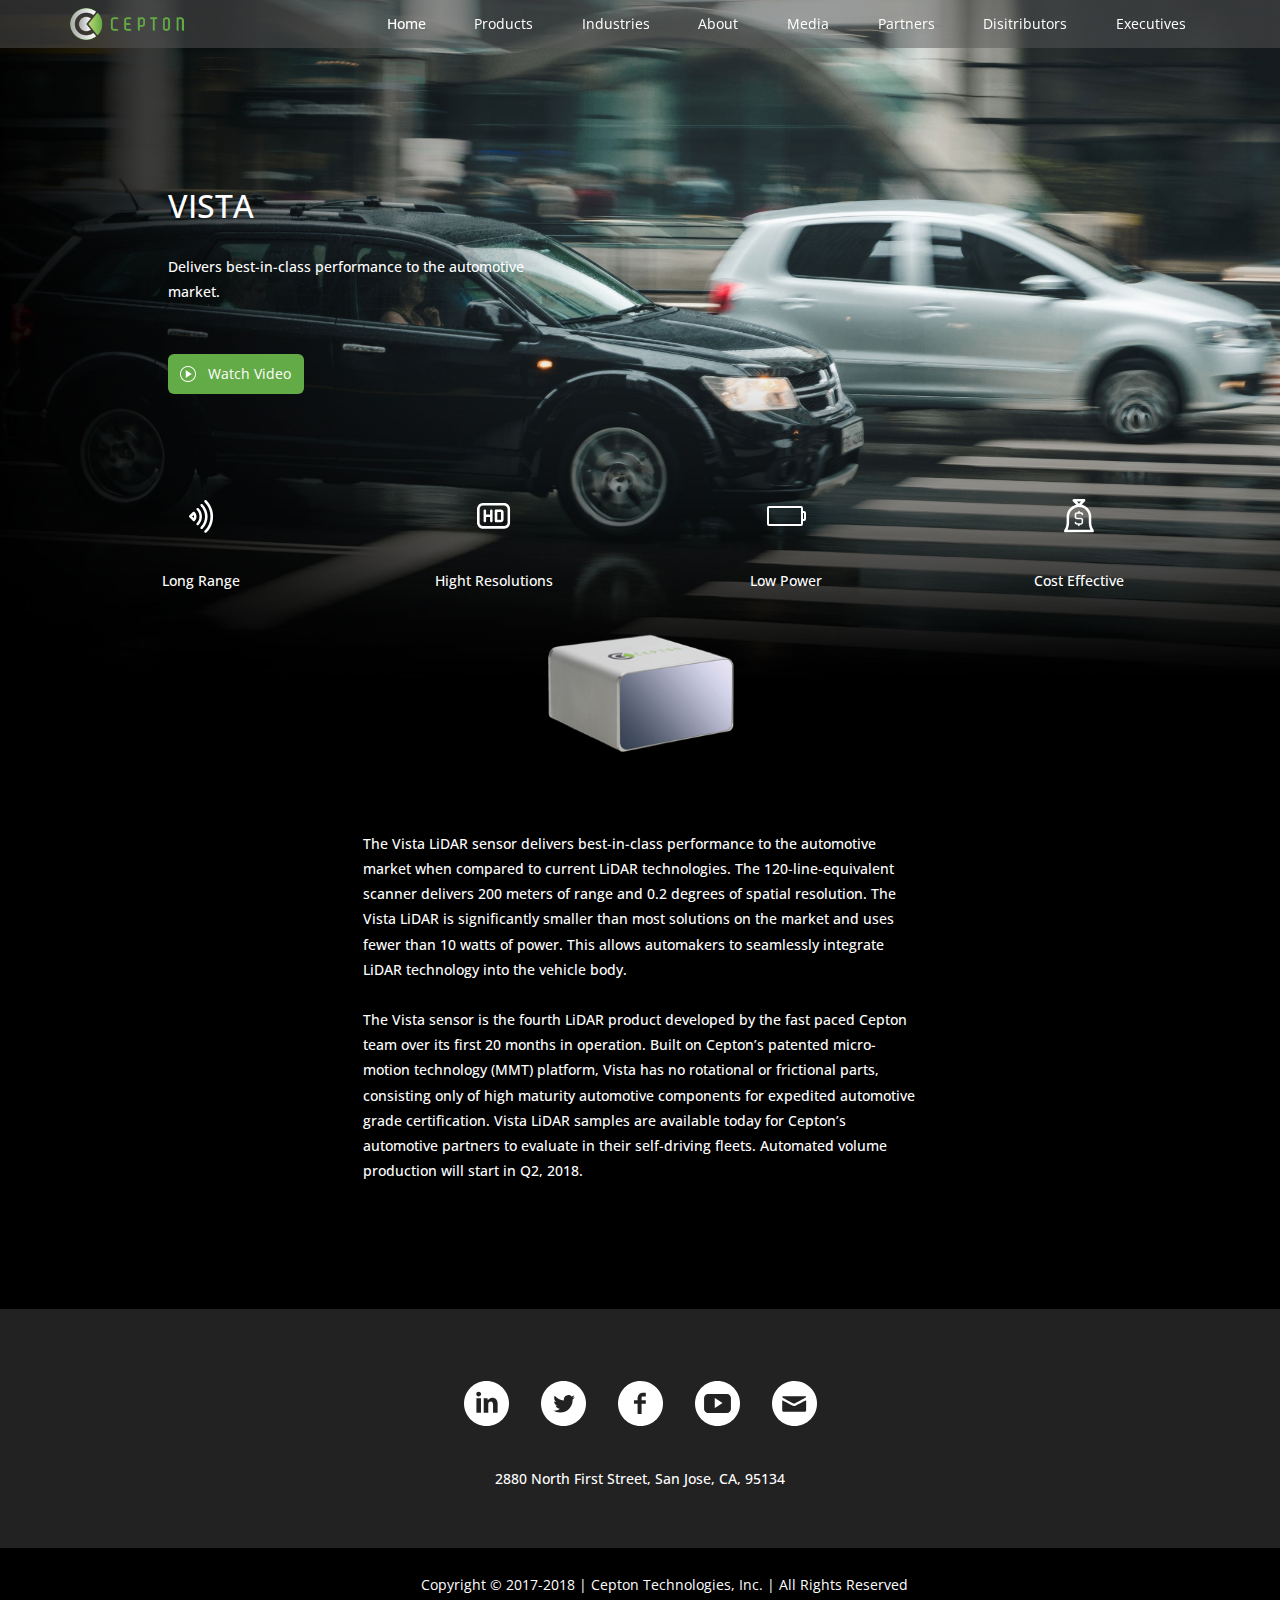
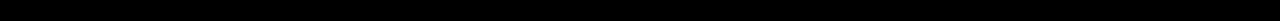
<file: vista.html>
<!DOCTYPE html>
<html>
<head>
	<title>Cepton | VISTA</title>

	<meta http-equiv="Content-type" content="text/html;charset=UTF-8"/>
	<meta name="keywords" content=""/>
	<meta name="generator" content="2.3.50.166"/>
	<meta name="description" content="">

	<!-- open sans font -->
	<link href='http://fonts.googleapis.com/css?family=Open+Sans:300,400,700' rel='stylesheet' type='text/css'>
	<link rel="shortcut icon" href="img/favicon.png"/>
	<!-- Bootstrap css-->
	<meta name="viewport" content="width=device-width, initial-scale=1.0">
	<link href="css/bootstrap.min.css" rel="stylesheet">

	<!-- My css-->
	<link href="css/global.css" rel="stylesheet">
</head>

<body>
	<div class="main_nav">
		<nav class="container">
			<div class="row">
				<div class="col-md-3 col-xs-6 col-sm-6">
					<div class="nav__logo">
						<a href="/"><img src="img/global/logo.png" class="img-responsive" alt="Cepton Logo"></a>						
					</div>
				</div>
				<div class="col-sm-9 hidden-xs hidden-sm">
					<ul class="menu flex-container">
						<li><a href="index.html">Home</a></li>
						<li class="flex-container flex--column ">
							<p class="menu__products btn">Products</p>
							<ul class="flex-container flex--column menu__products__dropdown">
								<li><a href="hr80.html">HR80</a></li>
								<li><a href="sora.html">SORA</a></li>
								<li><a href="vista.html">VISTA</a></li>
							</ul>
						</li>
						<li class="industries btn"><a href="index.html#industries">Industries</a></li>
						<li class="about btn"><a href="index.html#about">About</a></li>
						<li class="flex-container flex--column">
							<p class="menu__media btn">Media</p>
							<ul class="flex-container flex--column menu__media__dropdown">
								<li><a href="events.html">Events</a></li>
								<li><a href="news.html">News</a></li>
							</ul>
						</li>
						<li class="partners btn"><a href="index.html#partners">Partners</a></li>
						<li class="disitributors btn"><a href="index.html#disitributors">Disitributors</a></li>
						<li class="executives btn"><a href="index.html#executives">Executives</a></li>
					</ul>
				</div>
				<div class="col-xs-6 visible-xs visible-sm">
					<div class="btn--nav__menu">
						<img src="img/global/icon-menu.png" class="img-responsive" alt="Menu">
					</div>
					<div class="btn--nav__btn--close">
						<img src="img/global/icon-close.png" class="img-responsive" alt="Close">
					</div>
				</div>
			</div>
		</nav>
	</div>

	<ul class="nav--mobile">
		<li><a href="index.html">Home</a></li>
		<li><p>Products</p>
			<ul class="menu__products--mobile">
				<li><a href="hr80.html">HR80</a></li>
				<li><a href="sora.html">SORA</a></li>
				<li><a href="vista.html">VISTA</a></li>
			</ul>
		</li>
		<li class="industries btn--nav--mobile"><a href="index.html#industries">Industries</a></li>
		<li class="about btn--nav--mobile"><a href="index.html#about">About</a></li>
		<li><p>Media</p>
			<ul class="menu__media--mobile">
				<li><a href="events.html">Events</a></li>
				<li><a href="news.html">News</a></li>
			</ul>
		</li>
		<li class="partners btn--nav--mobile"><a href="index.html#partners">Partners</a></li>
		<li class="disitributors btn--nav--mobile"><a href="index.html#disitributors">Disitributors</a></li>
		<li class="executives btn--nav--mobile"><a href="index.html#executives">Executives</a></li>
	</ul>

	<div class="container-fluid">
		<div class="row">
			<div class="col-md-12">	
				<div class="products__vista__heroContainer padding--section">
					<div class="container padding--section">
						<div class="row margin--element_top">
							<div class="col-sm-4 col-sm-offset-1">
								<h1 class="txt--xxl ">VISTA</h1>
								<p class="margin--element_top_xs">Delivers best-in-class performance to the automotive market.</br></br></p>
								<div class="btn btn--highlight flex-container products__btn--watch products__btn--watch--hr80 margin--element_top_xs">
									<img src="img/products/icon-play@2x.png"> <p>Watch Video</p> 
								</div>
							</div>
						</div>
						<div class="row margin--element_top">
							<div class="col-md-12">
								<div class="row">
									<div class="col-sm-3 col-xs-6">
										<div class="flex-container home__products--container">
											<img class="margin--element_top_xs" src="img/products/range.png">
											<h3 class="margin--element_top_xs txt--md">Long Range</h3>
										</div>
									</div>
									<div class="col-sm-3 col-xs-6">
										<div class="flex-container home__products--container">
											<img class="margin--element_top_xs" src="img/products/hd.png">
											<h3 class="margin--element_top_xs txt--md">Hight Resolutions</h3>
										</div>
									</div>
									<div class="col-sm-3 col-xs-6">
										<div class="flex-container home__products--container">
											<img class="margin--element_top_xs" src="img/products/battery.png">
											<h3 class="margin--element_top_xs txt--md">Low Power</h3>
										</div>
									</div>
									<div class="col-sm-3 col-xs-6">
										<div class="flex-container home__products--container">
											<img class="margin--element_top_xs" src="img/products/cost.png">
											<h3 class="margin--element_top_xs txt--md">Cost Effective</h3>
										</div>
									</div>
								</div>
							</div>
						</div>

						<img class="margin--element_top_xs products__hr80__productImg" src="img/home/vista.png">

					</div>
				</div>
			</div>
		</div>
	</div>

	<div class="products__video">
		<div class="flex-container flex--column products__video__container">
			<div class="btn--video-close pull-right btn"><img src="img/global/icon-close.png" class="img-responsive" alt="Close"></div>
			<iframe src="https://player.vimeo.com/video/261965022" frameborder="0" webkitallowfullscreen mozallowfullscreen allowfullscreen></iframe>
		</div>
	</div>

	<div class="container padding--section margin--element_top">
		<div class="row">
			<div class="visible-xs visible-sm"></br></div>
			<div class="visible-xs"></br></br></br></div>
			<div class="col-md-6 col-md-offset-3 col-sm-10 col-sm-offset-1">
				<div class="visible-xs"></br></br></div>
				<p>The Vista LiDAR sensor delivers best-in-class performance to the automotive market when compared to current LiDAR technologies. The 120-line-equivalent scanner delivers 200 meters of range and 0.2 degrees of spatial resolution. The Vista LiDAR is significantly smaller than most solutions on the market and uses fewer than 10 watts of power. This allows automakers to seamlessly integrate LiDAR technology into the vehicle body. </br></br>

The Vista sensor is the fourth LiDAR product developed by the fast paced Cepton team over its first 20 months in operation. Built on Cepton’s patented micro-motion technology (MMT) platform, Vista has no rotational or frictional parts, consisting only of high maturity automotive components for expedited automotive grade certification. Vista LiDAR samples are available today for Cepton’s automotive partners to evaluate in their self-driving fleets. Automated volume production will start in Q2, 2018.
</p>
			</div>
		</div>
	</div>


	<footer class="box box--full_width box--primary margin--element_top">
		<div class="footer__contact__container padding--section">
			<div class="container">
				<div class="row">
					<div class="flex-container footer__contact">
						<a href="https://www.linkedin.com/company/cepton/"><img class="img-responsive" src="img/global/contact/linkedin.png"></a>
						<a href="https://twitter.com/ceptontech"><img class="img-responsive" src="img/global/contact/twitter.png"></a>
						<a href="https://www.facebook.com/ceptontech/"><img class="img-responsive" src="img/global/contact/facebook.png"></a>
						<a href="https://www.youtube.com/channel/UCUgkBZZ1UWWkkXJ5zD6o8QQ"><img class="img-responsive" src="img/global/contact/youtube.png"></a>
						<a href="mailto: contact@cepton.com"><img class="img-responsive" src="img/global/contact/email.png"></a>
					</div>
				</div>
				<div class="row">
					<p class="col-md-12 text-center margin--element_top_xs">2880 North First Street, San Jose, CA, 95134</p>
				</div>
			</div>
		</div>
		<div class="container">
			<div class="row">
					<p class="footer__copyright text-center col-md-12">Copyright © 2017-2018 | Cepton Technologies, Inc. | All Rights Reserved</p>
				</div>
			</div>
		</div>
	</footer>

	<!-- javascripts -->
	<script src="js/jquery.js"></script>
<!-- 	<script src="js/jquery-1.8.2.min.js" type="text/javascript"></script>  -->
	<script src="js/jquery.tap.min.js"></script>
	<script src="js/bootstrap.slider.js"></script>
<!-- 	<script src="js/bootstrap.min.js"></script> -->
	<script src="js/global.js" type="text/javascript"></script> 
	
	<script>	

	$(".btn--nav__menu").click(function(){
		$(".nav--mobile").css("display", "block");
		$(".btn--nav__btn--close").css("display", "block");
		$(".btn--nav__menu").css("display", "none");
	});

	$(".btn--nav__btn--close").click(function(){
		$(".nav--mobile").css("display", "none");
		$(".btn--nav__btn--close").css("display", "none");
		$(".btn--nav__menu").css("display", "block");
	});

	$(".btn--nav--mobile").click(function(){
		$(".nav--mobile").css("display", "none");
		$(".btn--nav__btn--close").css("display", "none");
		$(".btn--nav__menu").css("display", "block");
	});

	$(".btn--video-close").click(function(){
		$(".products__video").css("display", "none");
	});

	if ($(window).width() < 576) {
	    $(".products__btn--watch").click(function(){
			window.open('https://vimeo.com/261965022', '_blank');
		});
	}else {
	   	$(".products__btn--watch").click(function(){
			$(".products__video").css("display", "block");
		});
	}

	
	</script>
</body>
</html>
</file>
<file: css/global.css>
/*************************************************
**************************************************

Website Name: Cepton
Website URL: www.cepton.com
Website Author: Aaron Cheng
Author URL: chengfolio.com
Copyright 2018. All Rights Reserved.

Color Guide
***************

000000 - Black(background color)
222222 - medium gray
FFF - Gray(Default text)


*************************************************/

/************************************************
*************************************************
0. CSS Reset -------------------- All Files
1. Text Styles ---------------------- All Files
2. Image Styles -------------------- All Files
3. Shape Styles ---------------------- All Files
4. Spacing Styles ---------------------- All Files
5. Button Styles ---------------------- All Files
6. Nav/Footer Styles ---------------------- All Files
7. Page Style - Home ---------------------- All Files
8. Page Style - Products ---------------------- All Files
9. Page Style - Events ---------------------- All Files
10. Page Style - News ---------------------- All Files

*************************************************
************************************************/

/*----------------------------------------------
------------------------------------------------
0. CSS Reset
------------------------------------------------
----------------------------------------------*/
body  {
  font-family: "Open Sans", Microsoft YaHei, Helvetica, Arial, sans-serif;
  font-size: 14px;
  font-weight: 500;
  line-height: 1.8;
  color: #fff;
  background-color: #000;
}

p {
  margin: 0;
}

ul,ol,li{
	list-style-type: none;
	padding:0;
}

h1, h2, h3, h4, h5, h6{
	font-family: "Open Sans", Microsoft YaHei, Helvetica, Arial, sans-serif;
	font-weight:500;
	font-size: 18px;
	margin: 0;
}

a{
	color: #fff;
}

a:hover, a:focus{
	color: #fff;
	opacity: 0.9;
	text-decoration: none;
}

q{
	font-style: italic;
}

.container-fluid{
	padding: 0;
}

/*----------------------------------------------
------------------------------------------------
1. Text Styles
------------------------------------------------
----------------------------------------------*/
.txt--highlight{
	color: #fff;
}

.txt--secondary{
	opacity: 0.5;
}

.txt--regular{
	font-weight: 400;
}

.txt--bold{
	font-weight: 700;
}

.txt--description{
	font-size: 14px;
	font-weight: 400;
}

.txt--bullet_list{
	list-style-type: disc;
	list-style-position:outside;
}

.txt--bullet_list > li{
	list-style-type: disc;
	list-style-position:outside;
}

.txt--xxl{
	font-size: 32px;
	line-height: 48px;
}

.txt--xl{
	font-size: 24px;
	line-height: 36px;
}

.txt--lg{
	font-size: 18px;
	line-height: 36px;
}

.txt--md{
	font-size: 14px;
	line-height: 1.8;
}

.txt--sm{
	font-size: 12px;
	line-height: 18px;
	font-weight: 400;
}

.txt--title{
	font-size: 32px;
	line-height: 48px;
	font-weight: 700;
	color: #FFF;
}

.txt--subtitle{
	font-size: 24px;
	line-height: 32px;
	font-weight: 400;
	color: #3E3E3E;
}


q {
    font-style: italic;
    
}



/*----------------------------------------------
------------------------------------------------
2. Image Styles
------------------------------------------------
----------------------------------------------*/
.img--full_width{
	display: block;
	width: 100%;
	margin-left: auto;
	margin-right: auto;
}

.img_hero{
	height: 476px;
	background: url(../img/img_hero.jpg);
	background-repeat: no-repeat;
	background-position: center center;
	background-color: #FFF;
}

.img_map{
	height: 476px;
	background: url(../img/img_map.jpg);
	background-repeat: no-repeat;
	background-position: center center;
	background-color: #FFF;
}

.img_background{
	position: absolute;
	width: 100%;
	display: block;
	margin-left: auto;
    margin-right: auto;
    top: 0;
	bottom: 0;
	background: url(../img/img_background.jpg);
	background-size: auto 100%;
	background-repeat: no-repeat;
	background-position: top center;
}
/*----------------------------------------------
------------------------------------------------
3. Shape Styles
------------------------------------------------
----------------------------------------------*/
.flex-container{
  display: flex !important;

}

.flex--verticalAlign{
	flex-direction: column;
	align-items: center;
}

.flex--column{
	flex-direction: column;
}

.box{
	display: block;
}

.box--primary{
	background-color: #000;
}

.box--secondary{
	background-color: #F6F6F6;
}

.box--under_hero{
	position: relative;
	top: -60px;
	margin-bottom: -40px;
}

.box--full_width{
	width: 100%;
}

.box--center{
	margin-left: auto;
	margin-right: auto;
}

.box-backgroundImg{
	background-position: center;
	background-size: cover;
}

.background--differentiator{
	background-color: #222222;
}
/*----------------------------------------------
------------------------------------------------
4. Spacing Styles
------------------------------------------------
----------------------------------------------*/
.margin--section_top{
	margin-top: 100px;
}

.margin--section_bottom{
	margin-bottom: 100px;
}

.margin--element_top_xl{
	margin-top: 120px;
}

.margin--element_top_lg{
	margin-top: 100px;
}

.margin--element_top{
	margin-top: 70px;
}

.margin--element_top_sm{
	margin-top: 40px;
}

.margin--element_top_xs{
	margin-top: 24px;
}

.margin--element_top_xxs{
	margin-top: 10px;
}

.margin--element_bottom{
	margin-bottom: 70px;
}

.margin--element_bottom_sm{
	margin-bottom: 40px;
}

.margin--element_bottom_xs{
	margin-bottom: 20px;
}

.margin--element_left{
	margin-left: 70px;
}

.padding--section{
	padding-top:56px;
	padding-bottom: 56px;
}

.padding--element_lg{
	padding-top: 120px;
	padding-bottom: 120px;
}

.padding--element_top_lg{
	padding-top: 120px;	
}


.padding--element_top_md{
	padding-top: 80px;
}


.padding--element_bottom_lg{
	padding-bottom: 120px;
}

.padding--element_md{
	padding-top: 80px;
	padding-bottom: 80px;
}

.padding--element_sm{
	padding-top: 40px;
	padding-bottom: 40px;
}

.padding--element_xs{
	padding-top: 20px;
	padding-bottom: 20px;
}

/*----------------------------------------------
------------------------------------------------
5. Button Styles
------------------------------------------------
----------------------------------------------*/
.btn{
	border-width: 0;
	display: block;
	font-weight: 400;
	text-align: center;
	cursor: pointer;
}

.btn--primary{
	width: 100%;
	color: #fff;
	background-color: #3E3E3E;
	height: 30px;
	line-height: 30px;
}

.btn--highlight{
	background-color: #63AB46;
	color:#fff;
/*	height: 40px;*/
	line-height: 40px;
	-moz-border-radius: 6px;
	-webkit-border-radius: 6px;
	-khtml-border-radius: 6px;
	border-radius: 6px;

}

.btn--secondary{
	border-color: #fff;
	border-style: solid;
	border-width: 1px;
	color:#fff;
	line-height: 40px;
	-moz-border-radius: 6px;
	-webkit-border-radius: 6px;
	-khtml-border-radius: 6px;
	border-radius: 6px;
	font-size: 14px;

}

.btn:hover, .btn:focus{
	color:#fff;
	opacity: 0.9;
}

.btn--lg{
	height: 40px;
	line-height: 40px;
	font-size: 18px;
}

.btn__menu_expand{
	margin-top: 12px;
}

/*----------------------------------------------
------------------------------------------------
6. Nav/Footer Styles
------------------------------------------------
----------------------------------------------*/
.main_nav {
	background-color: #55555580;
	height: 48px;
	position:fixed;
	top: 0;
	left: 0;
	right: 0;
	z-index: 999;
}

.nav__logo a img{
	margin-top: 8px;
	height: 32px;
}

.menu{
	justify-content: space-around;
}

.menu > li > a, .menu > li > p{
	line-height: 48px;
	color: #FFF;
}

.menu__products__dropdown, .menu__media__dropdown{
	background-color: #55555580;
	padding:0 32px 16px 16px;
	margin-left: -16px;
	visibility: hidden;
	position: absolute;
	top: 48px;
}

.menu__media__dropdown{
	padding-right: 16px;
}

.menu__products__dropdown li, .menu__media__dropdown li{
	margin-top: 8px;
}

.menu__products:hover + .menu__products__dropdown {
	visibility: visible;
}

.menu__products__dropdown:hover{
	visibility: visible;
}

.menu__media:hover + .menu__media__dropdown {
	visibility: visible;
}

.menu__media__dropdown:hover{
	visibility: visible;
}

.btn--nav__menu, .btn--nav__btn--close{
	margin-top: 8px;
	float: right;
}

.btn--nav__btn--close{
	display: none;
}

.nav--mobile{
	position: fixed;
	top: 0px;
	bottom: 0;
	left: 0;
	right: 0;
	background-color: #000;
	z-index: 99;
	padding: 64px 32px 0 32px;
	font-size: 16px;
	line-height: 32px;
	display: none;
}

.btn--nav--mobile{
	cursor: pointer;
	font-weight: 400;
}

.nav--mobile > li{
	border-bottom-width: 1px;
	border-bottom-style: solid;
	border-bottom-color: #555;
}

.menu__products--mobile li, .menu__media--mobile li{
	margin-left: 32px;
}

.footer__copyright{
	font-size: 14px;
	font-weight: 400;
	margin: 24px;
}

.footer__menu--margin_left{
	margin-left: 40px;
}

footer{
	background-color: #F0F0F0;
}

/*----------------------------------------------
------------------------------------------------
7. Page Style - Home
------------------------------------------------
----------------------------------------------*/
.icon_logo{
	margin-top: 18px;
}

.home__video{
	height: 600px;
}

.home__video__title{
	position: absolute;
	bottom: 32px;
	width: 100%;
	text-align: center;
}

.home__getStarted{
	background-color: #FFEE00;
}

.home__about{
	background-image: url("../img/home/home__about__background.jpg");
	width: 100%;
	background-position: center;
	background-size: cover;
	display: flex;
	align-items: center;
}

.home__heroImg__text{
	font-weight: 700;
	font-size: 20px;
	color: #000;
	line-height: 32px;
}

.home__getStarted__text{
	font-weight: 700;
	font-size: 20px;
	color: #000;
	line-height: 32px;
}

.home__products__btn{
	width: 104px;
}

.home__products--container{
	flex-direction: column;
	align-items: center;
}

.home__industries{
	flex-wrap: wrap;
	position: relative;
	cursor: pointer;
}

.home__industries__subtitle{
	position: absolute;
	left:48px;
	bottom: 48px;
	right: 48px;
}

.home__industries__mask{
	position: absolute;
	top: 0;
	bottom: 0;
	left: 0;
	right: 0;
	background-color: #000000cc;
	display: none;
}

.home__industries__description{
	display: none;
}

.home__industries__industry{
	flex-basis: 50%;
	position: relative;
}

.home__industries__industry:hover .home__industries__description{
	display: block;
}

.home__industries__btn{
	width: 104px;
}

.home__industries__industry:hover .home__industries__mask{
	display: block;
}

.home__industries__mobile{
	position: fixed;
	left:0;
	bottom: 0;
	right: 0;
	top: 0;
	background-color: #000000cc;
	z-index: 999;
	display: none;
	padding: 48px; 
	overflow: scroll;
}

.home__industries__mobile h3{
	margin-top: 48px;
}

.footer__contact__container{
	background-color: #222;
}

.footer__contact{
	justify-content: center;
}

.footer__contact a{
	margin: 16px;
}

/*----------------------------------------------
------------------------------------------------
8. Page Style - Products
------------------------------------------------
----------------------------------------------*/
.products__hr80__heroContainer{
	background-image: url("../img/products/hr80-hero@2x.jpg");
	width: 100%;
	background-position: center;
	background-size: cover;
	display: flex;
	align-items: center;
}

.products__sora__heroContainer{
	background-image: url("../img/products/sora-hero@2x.jpg");
	width: 100%;
	background-position: center;
	background-size: cover;
	display: flex;
	align-items: center;
}

.products__vista__heroContainer{
	background-image: url("../img/products/vista-hero@2x.jpg");
	width: 100%;
	background-position: center;
	background-size: cover;
	display: flex;
	align-items: center;
}

.products__btn--watch{
	width: 136px;
}

.products__btn--watch img{
	height: 16px;
	width: 16px;
	margin:12px;
}

.products__hr80__productImg{
	position: absolute;
	left: 0;
	right: 0;
	margin: auto
}

.products__video{
	position: fixed;
	left: 0;
	right: 0;
	top: 0;
	bottom: 0;
	background-color: #000000cc;
	padding-top: 96px;
	z-index: 9999;
	display: none;
}

.products__video__container{
	width: 770px;
	height: 500px;
	align-items: flex-end;
	margin-right: auto;
	margin-left: auto;
}

.products__video iframe{
	object-fit: cover;
	width: 100%;
	height: 100%;
	margin-right: auto;
	margin-left: auto;
}

/*----------------------------------------------
------------------------------------------------
9. Page Style - Events
------------------------------------------------
----------------------------------------------*/
.events__heroContainer{
	background-image: url("../img/events/events-hero@2x.png");
	width: 100%;
	height: 392px;
	background-position: center;
	background-size: cover;
	display: flex;
	align-items: center;
}

.events__btn--pastEvents{
	width: 158px;
	margin-right: auto;
	margin-left: auto;
}

.events__pastEvent{
	display: none;
}

.events__btn--pastEvents--hide{
	display: none;
}

/*----------------------------------------------
------------------------------------------------
10. Page Style - News
------------------------------------------------
----------------------------------------------*/
.news__featured__main{
	height: 392px;
	margin-right: 8px;
	margin-top: 8px;
	padding: 8px;
	flex-basis: 60%;
	align-content: flex-end;
	align-items: flex-end;
	flex-wrap: wrap;
}

.news__featured__secondary__container{
	flex-basis: 40%;
	flex-direction:column;
	flex-wrap: wrap;
}

.news__featured__secondary{
	height: 192px;
	margin-top: 8px;
	align-content: flex-end;
	flex-wrap: wrap;
	padding: 8px;
	background-blend-mode: multiply;
}

.news__featured__txt{
/*	background-image: linear-gradient(#000, #fff);
	padding: 8px;
	background-blend-mode: multiply;*/
}




.newsContainer{
/*	background-image: url("../img/events/events-hero@2x.png");*/
	width: 100%;
	background-position: center;
	background-size: cover;
	display: flex;
	align-items: center;
}

.meta{
display:none;
}

@media (max-width: 576px) { 
	.home__video{
		height: auto;
		margin-top: 48px;
	}
	.txt--xxl{
		font-size: 24px;
	}
	.padding--side--sm{
		padding-left: 15px;
		padding-right: 15px;
	}
	.padding--section{
		padding-top: 32px;
		padding-bottom: 32px;
	}
	.margin--element_top_xs{
		margin-top: 16px;
	}
	.home__industries__industry{
		flex-basis: 100%;
		position: relative;
	}
	h3 {
		font-size: 18px;
	}
	.home__video, .home__video--lamp{
		height: 320px;
		object-fit: cover;
	}
	.home__industries__mobile{
		padding: 15px; 
	}
	.home__industries__mobile h3{
		margin-top: 32px;
	}
	.events__heroContainer{
		height: 240px;
	}
	.news__featured__container{
		flex-flow: wrap;
	}
	.news__featured__main{
		height: 192px;
		flex-basis: 100%;
		width: 100%;
	}

	.news__featured__secondary__container{
		flex-basis: 100%;
		width: 100%;
	}
}

@media (max-width: 769px) {
	.img_hero{
		height: 200px;
		background-size:cover;
	}

	.products__video{
		padding: 0;
	}

	.products__video__container{
		width: 100%;
		height: 100%;
	}

	.btn--video-close{
		margin-top: 15px;
		margin-right: 15px;
	}

	.txt--title{
		font-size: 24px;
		line-height: 32px;
	}

	.btn--contact--highlight{
		font-size: 10px;
		padding: 0;
	}

	.margin--element_top{
		margin-top: 20px;
	}

	.padding--element_lg{
		padding-top: 80px;
		padding-bottom: 80px;
	}

	.padding--element_top_lg{
		padding-top: 80px;	
	}

	.padding--element_bottom_lg{
		padding-bottom: 80px;
	}

	.margin--element_top_lg{
		margin-top: 80px;
	}

	.main_nav__txt{
		margin: 10px 20px auto 40px;
	}

	.btn__menu_expand{
		margin-top: 6px;
	}
}

@media (max-width: 992px) { 
	.home__heroImg__text{
		margin-top: 120px;
	}
}

@media (min-width: 767px) { 

}
</file>
